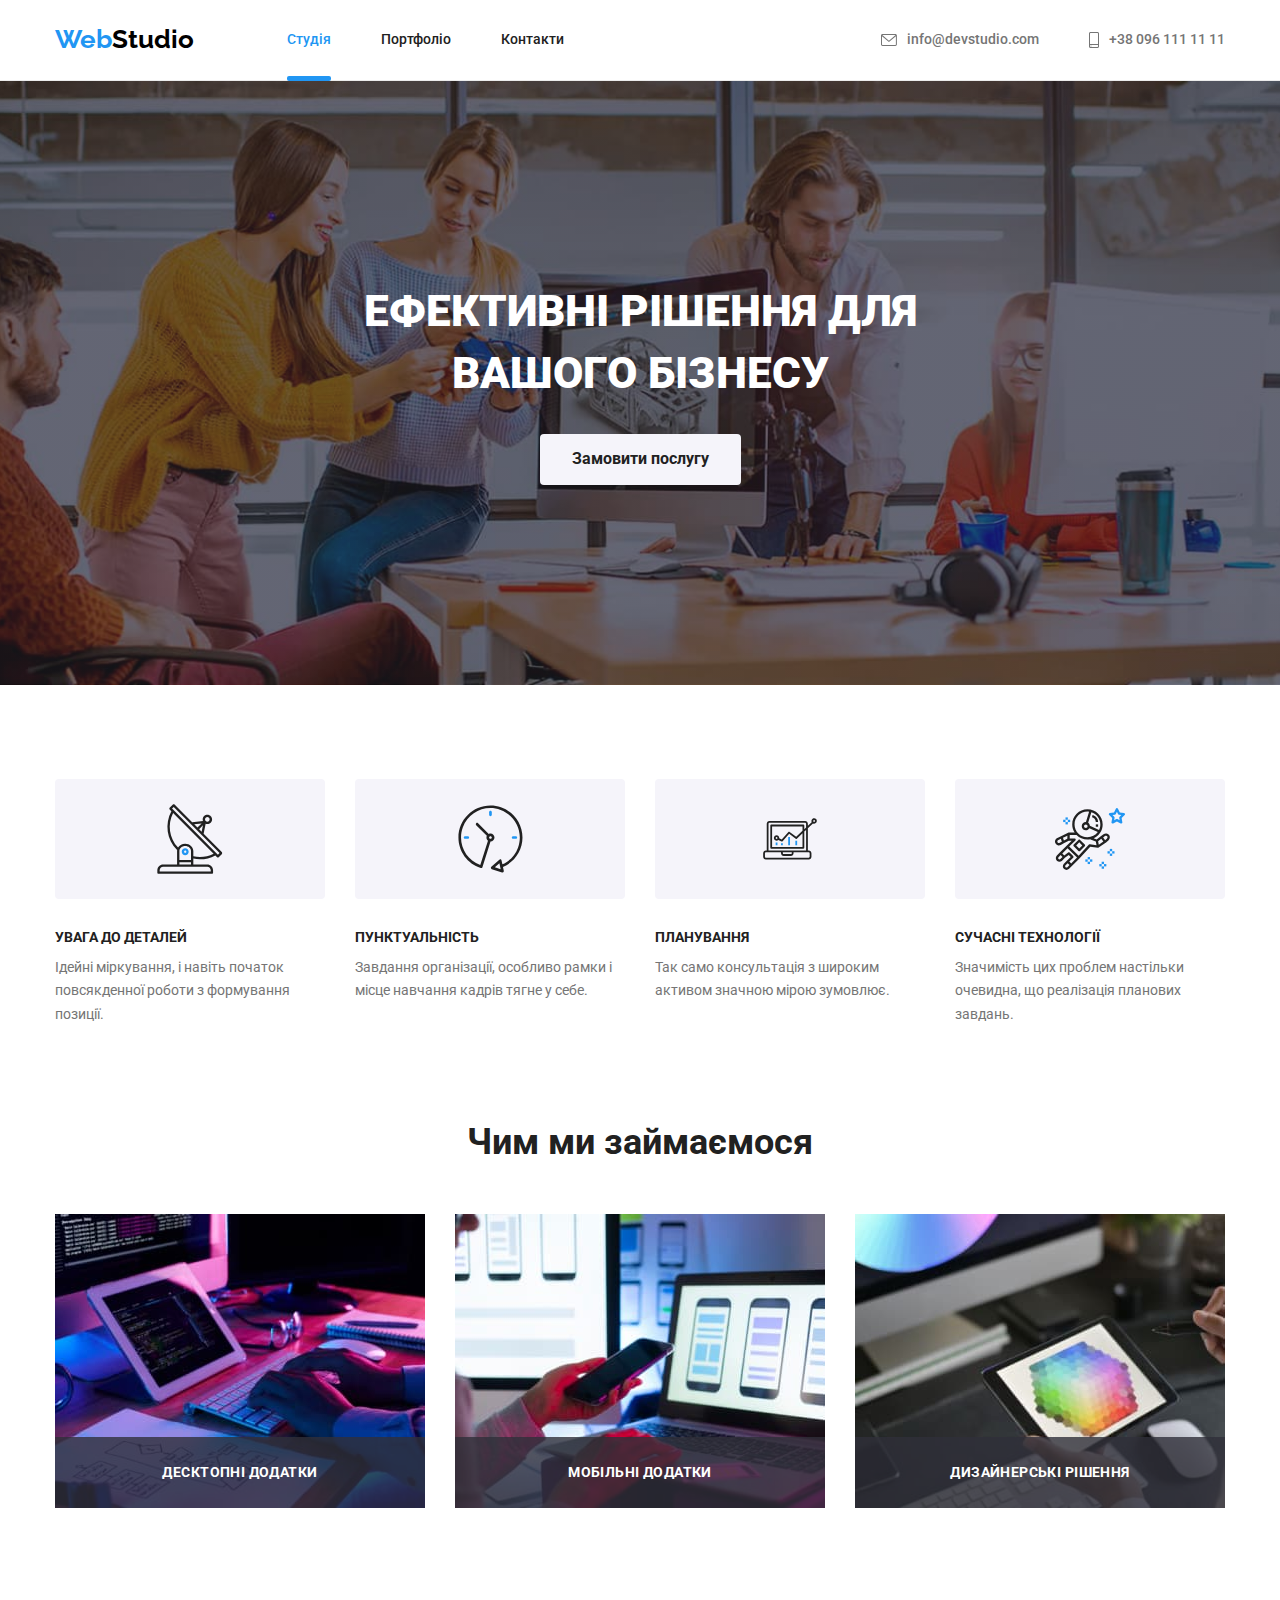
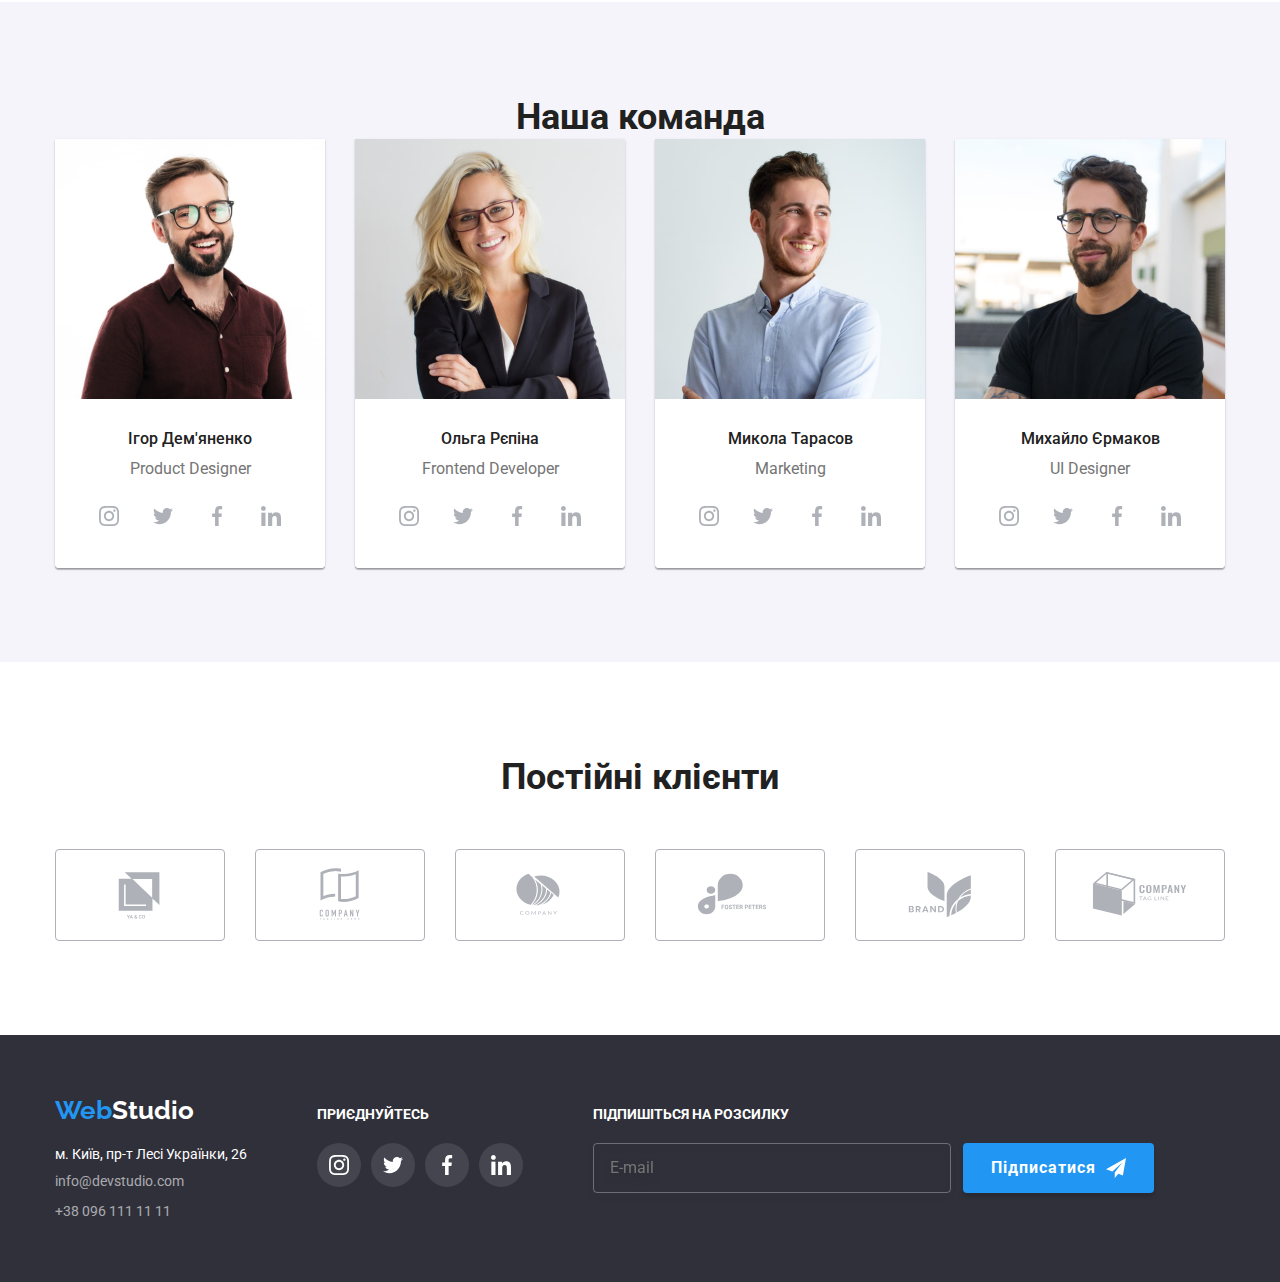
<file: index.html>
<!DOCTYPE html>
<html lang="uk">
<head>
    <meta charset="UTF-8">
    <meta http-equiv="X-UA-Compatible" content="IE=edge">
    <meta name="viewport" content="width=device-width, initial-scale=1.0">
    <title>Document</title>
    <link rel="preconnect" href="https://fonts.googleapis.com">
    <link rel="preconnect" href="https://fonts.gstatic.com" crossorigin>
    <link href="https://fonts.googleapis.com/css2?family=Raleway:wght@700&family=Roboto:wght@400;500;700;900&display=swap"
        rel="stylesheet">
    <link rel="stylesheet" href="https://cdnjs.cloudflare.com/ajax/libs/modern-normalize/1.1.0/modern-normalize.min.css">
    <link rel="stylesheet" href="./css/styles.css">
</head>
<body>
    <header class="page-header">
        <div class="container header-container">
        <a href="/" class="logo-first-header">Web<span class="logo-second">Studio</span></a>
        <nav class="navigation">        
            <ul class="site-nav">
                <li><a href="./index.html" class="link-nav current">Студія</a></li>
                <li><a href="./portfolio.html" class="link-nav">Портфоліо</a></li>
                <li><a href="" class="link-nav">Контакти</a></li>
            </ul>
        </nav>
            <ul class="header-contacts">
            <li class="contact-item">
                <a href="mailto:info@devstudio.com" class="link">
                    <svg class="contact-icon" width="16px" height="12px">
                    <use href="./images/icons.svg#icon-envelope"></use>
                </svg>info@devstudio.com</a>
            </li>
            <li class="contact-item">
                <a href="telto:+380961111111" class="link">
                    <svg class="contact-icon" width="10px" height="16px">
                    <use href="./images/icons.svg#icon-smartphone"></use>
                </svg>+38 096 111 11 11</a>
            </li>
        </ul>
        </div>
    </header>
    <main>
        <!--Герой-->
        <section class="hero">
            <div class="container">
            <h1 class="hero-title">Ефективні рішення для <br> вашого бізнесу</h1>
            <button type="button" class="hero-button" data-modal-open>Замовити послугу</button>
            </div>
        </section>
        <!---Переваги-->
        <section class="section">
            <div class="container">
            <h2 class="visually-hidden" hidden>Переваги</h2>
            <ul class="advantages">
                <li class="item">
                    <div class="icon-block">
                    <svg class="satellite" width="65.32px" height="70px">
                        <use href="./images/icons.svg#icon-satellite"></use>
                    </svg>
                    </div>
                    <h3 class="advantages-title">УВАГА ДО ДЕТАЛЕЙ</h3>
                    <p class="advantages-text">Ідейні міркування, і навіть початок повсякденної роботи з формування позиції.</p>
                </li>
                <li class="item">
                    <div class="icon-block">
                    <svg class="clock" width="66.96px" height="70px">
                        <use href="./images/icons.svg#icon-clock"></use>
                    </svg>
                    </div>
                    <h3 class="advantages-title">ПУНКТУАЛЬНІСТЬ</h3>
                    <p class="advantages-text">Завдання організації, особливо рамки і місце навчання кадрів тягне у себе.</p>
                </li>
                <li class="item">
                    <div class="icon-block">
                    <svg class="diagram" width="70px" height="53.69px">
                        <use href="./images/icons.svg#icon-diagram"></use>
                    </svg>
                    </div>
                    <h3 class="advantages-title">ПЛАНУВАННЯ</h3>
                    <p class="advantages-text">Так само консультація з широким активом значною мірою зумовлює.</p>
                </li>
                <li class="item">
                    <div class="icon-block">
                    <svg class="astronaut" width="70px" height="70px">
                        <use href="./images/icons.svg#icon-astronaut"></use>
                    </svg>
                    </div>
                    <h3 class="advantages-title">СУЧАСНІ ТЕХНОЛОГІЇ</h3>
                    <p class="advantages-text">Значимість цих проблем настільки очевидна, що реалізація планових завдань.</p>
                </li>
            </ul>
            </div>
        </section>
        <!--Чим займаємося-->
        <section class="section-images">
            <div class="container">
            <h2 class="title-images">Чим ми займаємося</h2>
            <ul class="images">
                <li>
                    <div class="images-thumb">
                    <img src="./images/box1.jpg" alt="Створення сайту" width="370">
                    <p class="images-description">Десктопні додатки</p>
                    </div>
                </li>
                <li>
                    <div class="images-thumb">
                    <img src="./images/box2.jpg" alt="Оптимізація" width="370">
                    <p class="images-description">Мобільні додатки</p>
                    </div>
                </li>
                <li>
                    <div class="images-thumb">
                    <img src="./images/box3.jpg" alt="Стилізація" width="370">
                    <p class="images-description">Дизайнерські рішення</p>
                    </div>
                </li>
            </ul>
            </div>
        </section>
        <!--Наша команда-->
        <section class="team section">
            <div class="container">
            <h2 class="title-team">Наша команда</h2>
            <ul class="people">
                <li class="person">
                    <img class="people-photos" src="./images/img.jpg" alt="Ігор" width="270">
                    <div class="name-position">
                    <h3 class="team-name">Ігор Дем'яненко</h3>
                    <p lang="en" class="team-position">Product Designer</p>
                    <ul class="sns">
                        <li class="sns-item">
                            <a href="" class="sns-link">
                                <svg class="sns-icon" width="20px" height="20px" aria-label="instagram" lang="en">
                                    <use href="./images/icons.svg#icon-instagram"></use>
                                </svg>
                            </a>
                        </li>
                        <li class="sns-item">
                            <a href="" class="sns-link">
                                <svg class="sns-icon" width="20px" height="20px" aria-label="twitter" lang="en">
                                    <use href="./images/icons.svg#icon-twitter"></use>
                                </svg>
                            </a>
                        </li>
                        <li class="sns-item">
                            <a href="" class="sns-link">
                                <svg class="sns-icon" width="20px" height="20px" aria-label="facebook" lang="en">
                                    <use href="./images/icons.svg#icon-facebook"></use>
                                </svg>
                            </a>
                        </li>
                        <li class="sns-item">
                            <a href="" class="sns-link">
                                <svg class="sns-icon" width="20px" height="20px" aria-label="linkedin" lang="en">
                                    <use href="./images/icons.svg#icon-linkedin"></use>
                                </svg>
                            </a>
                        </li>
                    </ul>
                    </div>
                </li>
                <li class="person">
                    <img class="people-photos" src="./images/img1.jpg" alt="Ольга" width="270">
                    <div class="name-position">
                    <h3 class="team-name">Ольга Рєпіна</h3>
                    <p lang="en" class="team-position">Frontend Developer</p>
                    <ul class="sns">
                        <li class="sns-item">
                            <a href="" class="sns-link">
                                <svg class="sns-icon" width="20px" height="20px" aria-label="instagram" lang="en">
                                    <use href="./images/icons.svg#icon-instagram"></use>
                                </svg>
                            </a>
                        </li>
                        <li class="sns-item">
                            <a href="" class="sns-link">
                                <svg class="sns-icon" width="20px" height="20px" aria-label="twitter" lang="en">
                                    <use href="./images/icons.svg#icon-twitter"></use>
                                </svg>
                            </a>
                        </li>
                        <li class="sns-item">
                            <a href="" class="sns-link">
                                <svg class="sns-icon" width="20px" height="20px" aria-label="facebook" lang="en">
                                    <use href="./images/icons.svg#icon-facebook"></use>
                                </svg>
                            </a>
                        </li>
                        <li class="sns-item">
                            <a href="" class="sns-link">
                                <svg class="sns-icon" width="20px" height="20px" aria-label="linkedin" lang="en">
                                    <use href="./images/icons.svg#icon-linkedin"></use>
                                </svg>
                            </a>
                        </li>
                    </ul>
                    </div>
                </li>
                <li class="person">
                    <img class="people-photos" src="./images/img2.jpg" alt="Микола" width="270">
                    <div class="name-position">
                    <h3 class="team-name">Микола Тарасов</h3>
                    <p lang="en" class="team-position">Marketing</p>
                    <ul class="sns">
                        <li class="sns-item">
                            <a href="" class="sns-link">
                                <svg class="sns-icon" width="20px" height="20px" aria-label="instagram" lang="en">
                                    <use href="./images/icons.svg#icon-instagram"></use>
                                </svg>
                            </a>
                        </li>
                        <li class="sns-item">
                            <a href="" class="sns-link">
                                <svg class="sns-icon" width="20px" height="20px" aria-label="twitter" lang="en">
                                    <use href="./images/icons.svg#icon-twitter"></use>
                                </svg>
                            </a>
                        </li>
                        <li class="sns-item">
                            <a href="" class="sns-link">
                                <svg class="sns-icon" width="20px" height="20px" aria-label="facebook" lang="en">
                                    <use href="./images/icons.svg#icon-facebook"></use>
                                </svg>
                            </a>
                        </li>
                        <li class="sns-item">
                            <a href="" class="sns-link">
                                <svg class="sns-icon" width="20px" height="20px" aria-label="linkedin" lang="en">
                                    <use href="./images/icons.svg#icon-linkedin"></use>
                                </svg>
                            </a>
                        </li>
                    </ul>
                    </div>
                </li>
                <li class="person">
                    <img class="people-photos" src="./images/img3.jpg" alt="Михайло" width="270">
                    <div class="name-position">
                    <h3 class="team-name">Михайло Єрмаков</h3>
                    <p lang="en" class="team-position">UI Designer</p>
                    <ul class="sns">
                        <li class="sns-item">
                            <a href="" class="sns-link">
                                <svg class="sns-icon" width="20px" height="20px" aria-label="instagram" lang="en">
                                    <use href="./images/icons.svg#icon-instagram"></use>
                                </svg>
                            </a>
                        </li>
                        <li class="sns-item">
                            <a href="" class="sns-link">
                                <svg class="sns-icon" width="20px" height="20px" aria-label="twitter" lang="en">
                                    <use href="./images/icons.svg#icon-twitter"></use>
                                </svg>
                            </a>
                        </li>
                        <li class="sns-item">
                            <a href="" class="sns-link">
                                <svg class="sns-icon" width="20px" height="20px" aria-label="facebook" lang="en">
                                    <use href="./images/icons.svg#icon-facebook"></use>
                                </svg>
                            </a>
                        </li>
                        <li class="sns-item">
                            <a href="" class="sns-link">
                                <svg class="sns-icon" width="20px" height="20px" aria-label="linkedin" lang="en">
                                    <use href="./images/icons.svg#icon-linkedin"></use>
                                </svg>
                            </a>
                        </li>
                    </ul>
                    </div>
                </li>
            </ul>
            </div>
        </section>
        <!--Постійні клієнти-->
        <section class="section">
            <div class="container">
                <h2 class="customers">Постійні клієнти</h2>
                <ul class="customers-list">
                    <li class="customers-item">
                        <a href="" class="customers-link">
                        <svg class="company-icon" width="106" height="60">
                            <use href="./images/icons.svg#icon-yaco"></use>
                        </svg>
                        </a>
                    </li>
                    <li class="customers-item">
                        <a href="" class="customers-link">
                        <svg class="company-icon" width="106" height="60">
                            <use href="./images/icons.svg#icon-tagline"></use>
                        </svg>
                        </a>
                    </li>
                    <li class="customers-item">
                        <a href="" class="customers-link">
                        <svg class="company-icon" width="106" height="60">
                            <use href="./images/icons.svg#icon-company"></use>
                        </svg>
                        </a>
                    </li>
                    <li class="customers-item">
                        <a href="" class="customers-link">
                        <svg class="company-icon" width="106" height="60">
                            <use href="./images/icons.svg#icon-foster"></use>
                        </svg>
                        </a>
                    </li>
                    <li class="customers-item">
                        <a href="" class="customers-link">
                        <svg class="company-icon" width="106" height="60">
                            <use href="./images/icons.svg#icon-brand"></use>
                        </svg>
                        </a>
                    </li>
                    <li class="customers-item">
                        <a href="" class="customers-link">
                        <svg class="company-icon" width="106" height="60">
                            <use href="./images/icons.svg#icon-client"></use>
                        </svg>
                        </a>
                    </li>
                </ul>
            </div>
        </section>
    </main>
    <footer class="footer">
        <div class="container footer-container">
        <div class="section-addres">
        <a href="/" class="logo-first">Web<span class="logo-footer">Studio</span></a>
        <address>
            <p class="address">м. Київ, пр-т Лесі Українки, 26</p>
            <ul class="footer-contacts">
                <li class="mail-tel"><a href="mailto:info@devstudio.com" class="link">info@devstudio.com</a></li>
                <li class="mail-tel"><a href="telto:+380961111111" class="link">+38 096 111 11 11</a></li>
            </ul>
        </address>
        </div>
        <div class="join">
        <h2 class="title-join">Приєднуйтесь</h2>
        <ul class="join-list">
            <li class="join-item">
                <a href="" class="join-link">
                    <svg class="join-icon" width="20px" height="20px">
                        <use href="./images/icons.svg#icon-instagram"></use>
                    </svg>
                </a>
            </li>
            <li class="join-item">
                <a href="" class="join-link">
                    <svg class="join-icon" width="20px" height="20px">
                        <use href="./images/icons.svg#icon-twitter"></use>
                    </svg>
                </a>
            </li>
            <li class="join-item">
                <a href="" class="join-link">
                    <svg class="join-icon" width="20px" height="20px">
                        <use href="./images/icons.svg#icon-facebook"></use>
                    </svg>
                </a>
            </li>
            <li class="join-item">
                <a href="" class="join-link">
                    <svg class="join-icon" width="20px" height="20px">
                        <use href="./images/icons.svg#icon-linkedin"></use>
                    </svg>
                </a>
            </li>
        </ul>
        </div>
        <form class="footer-subscribe">
            <b class="footer-subscribe-title">Підпишіться на розсилку</b> 
            <label class="footer-user-email">
                <span class="footer-subscribe-thumb">
                    <input type="email" name="useremail" placeholder="E-mail" class="footer-user-input" />
                    <a href="" class="subscribe-link">
                        Підписатися
                        <svg class="subscribe-icon" width="20px" height="20px">
                            <use href="./images/icons.svg#icon-send"></use>
                        </svg>
                    </a>
                </span>
            </label>
        </form>
        </div>
        
    </footer>
    <!--Modal window-->
    <div class="backdrop is-hidden" data-modal>
        <div class="modal">
            <button class="modal-button" data-modal-close>
            <svg class="modal-icon" width="18px" height="18px">
                <use href="./images/icons.svg#icon-close"></use>
            </svg>
            </button>                        
            <form class="modal-form">
                <b class="modal-form-title">Залиште свої дані, ми вам передзвонимо</b>
                <label class="user-data">
                    <span class="user-data-label">Ім'я</span>    
                    <span class="form-icon-thumb"> 
                    <input type="text" name="username" class="user-input"/>     
                    <svg class="form-icon" width="18px" height="18px">
                        <use href="./images/icons.svg#icon-person"></use>
                    </svg>                    
                    </span> 
                </label>
                <label class="user-data">
                    <span class="user-data-label">Телефон</span>
                    <span class="form-icon-thumb">
                    <input type="tel" name="usertel" class="user-input"/>
                    <svg class="form-icon" width="18px" height="18px">
                        <use href="./images/icons.svg#icon-tel"></use>
                    </svg>
                    </span>
                </label>
                <label class="user-data">
                    <span class="user-data-label">Пошта</span>
                    <span class="form-icon-thumb">                    
                    <input type="email" name="useremail" class="user-input"/>
                    <svg class="form-icon" width="18px" height="18px">
                        <use href="./images/icons.svg#icon-email"></use>
                    </svg>
                    </span>
                </label>
                <label class="user-data-comment">
                    <span class="user-data-label">Коментар</span>
                    <textarea name="usercomment" placeholder="Введіть текст" class="form-comment"></textarea>
                </label>
                <label class="checkbox-wrapper">
                    <input type="checkbox" name="useragree" class="form-checkbox visually-hidden"/>
                    <svg class="form-check" width="16px" height="16px">
                        <use href="./images/icons.svg#icon-check" class="form-check-icon"></use>
                    </svg>
                    Погоджуюся з розсилкою та приймаю&nbsp;<a href="" class="contract-check">Умови договору</a> 
                </label>
                <button type="submit" class="modal-form-btn">Відправити</button>
            </form>
        </div>
    </div>
    <script src="./js/modal.js"></script>
</body>
</html>
</file>
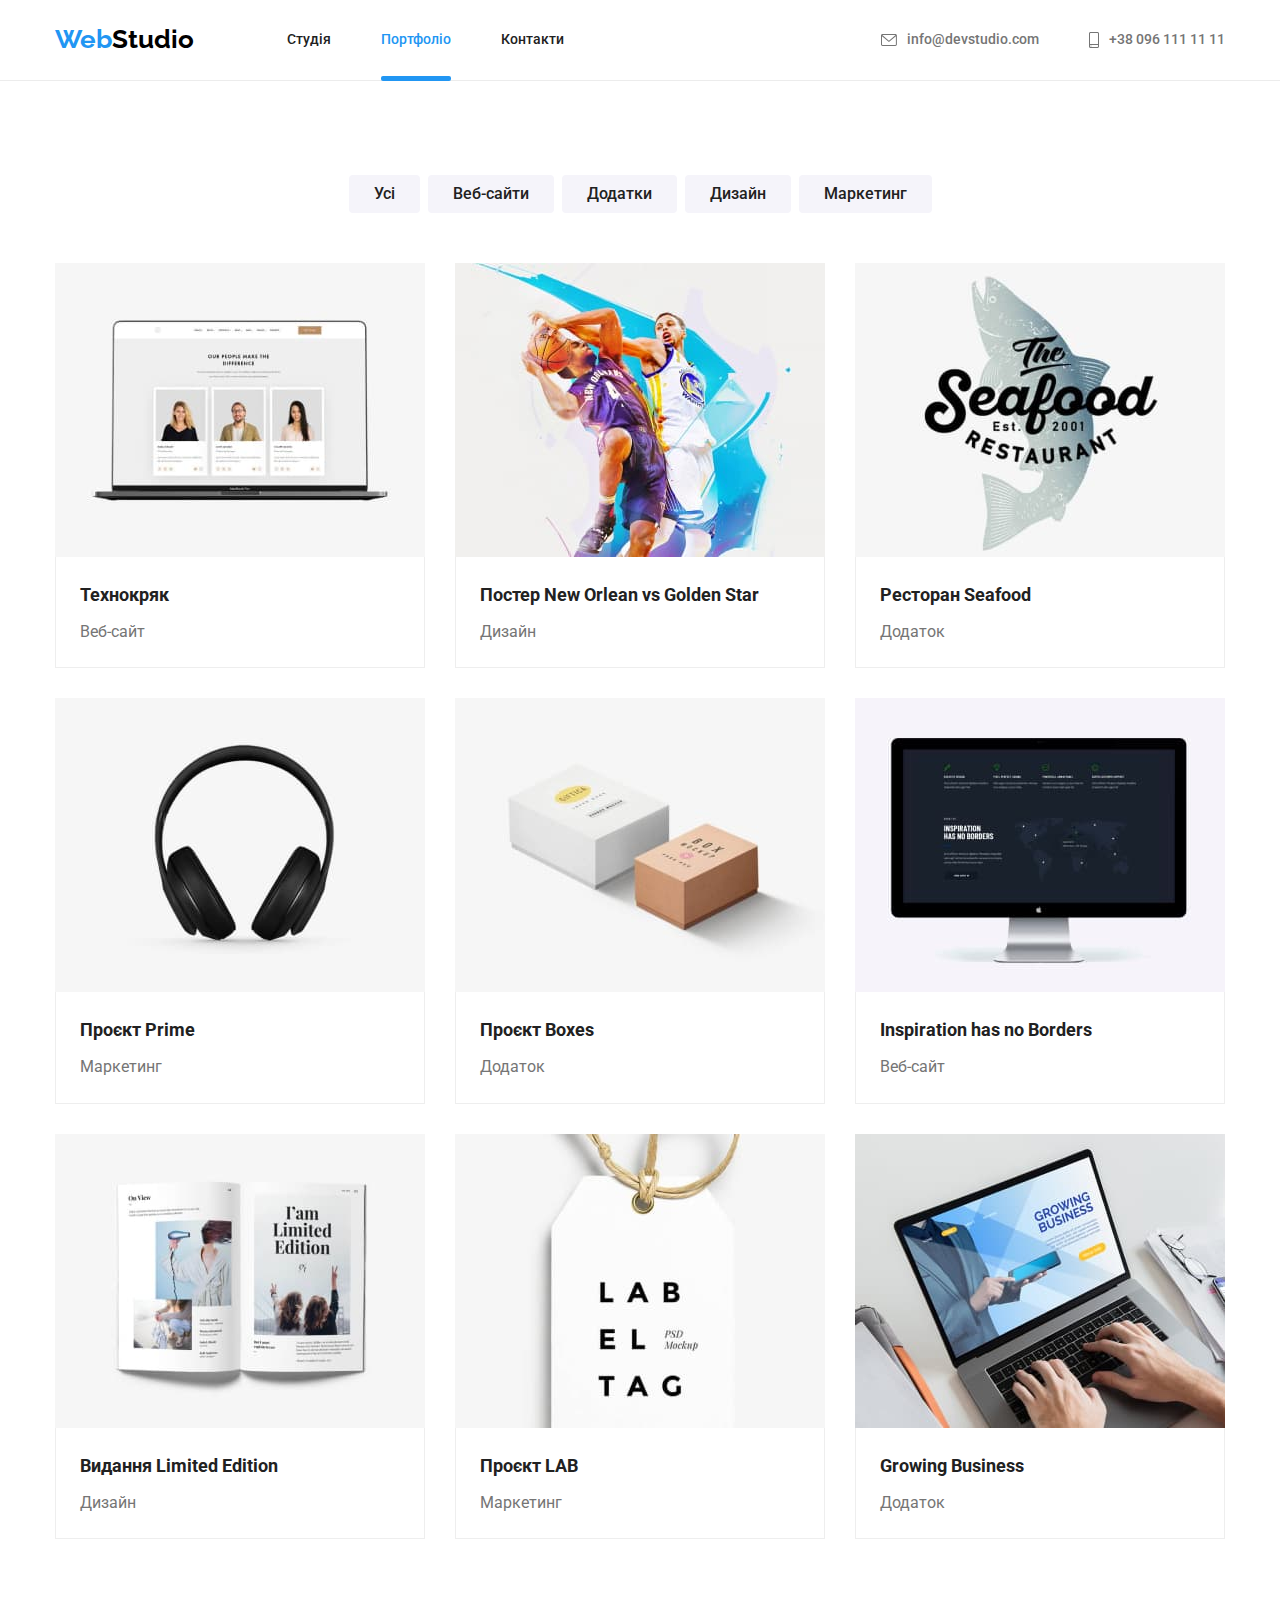
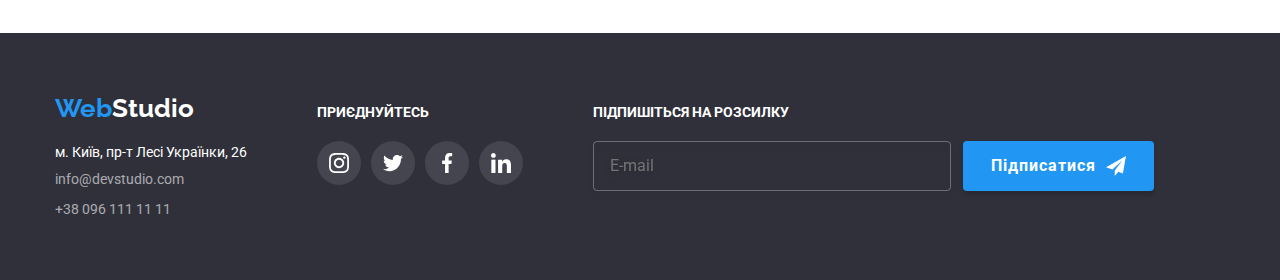
<file: portfolio.html>
<!DOCTYPE html>
<html lang="uk">
<head>
    <meta charset="UTF-8">
    <meta http-equiv="X-UA-Compatible" content="IE=edge">
    <meta name="viewport" content="width=device-width, initial-scale=1.0">
    <title>Document</title>
    <link rel="preconnect" href="https://fonts.googleapis.com">
    <link rel="preconnect" href="https://fonts.gstatic.com" crossorigin>
    <link href="https://fonts.googleapis.com/css2?family=Raleway:wght@700&family=Roboto:wght@400;500;700;900&display=swap"
        rel="stylesheet">
    <link rel="stylesheet" href="https://cdnjs.cloudflare.com/ajax/libs/modern-normalize/1.1.0/modern-normalize.min.css">
    <link rel="stylesheet" href="./css/styles.css">
</head>
<body>
    <header class="page-header">
        <div class="container header-container">
        <a href="/" class="logo-first-header">Web<span class="logo-second">Studio<span></a>
        <nav class="navigation">
            <ul class="site-nav">
                <li><a href="./index.html" class="link-nav">Студія</a></li>
                <li><a href="./portfolio.html" class="link-nav current">Портфоліо</a></li>
                <li><a href="" class="link-nav">Контакти</a></li>
            </ul>
        </nav>
        <ul class="header-contacts">
            <li class="contact-item">
                <a href="mailto:info@devstudio.com" class="link">
                    <svg class="contact-icon" width="16px" height="12px">
                        <use href="./images/icons.svg#icon-envelope"></use>
                    </svg>info@devstudio.com</a>
            </li>
            <li class="contact-item">
                <a href="telto:+380961111111" class="link">
                    <svg class="contact-icon" width="10px" height="16px">
                        <use href="./images/icons.svg#icon-smartphone"></use>
                    </svg>+38 096 111 11 11</a>
            </li>
        </ul>
        </div>
    </header>
    <main>
        <section class="section">
            <div class="container">
            <h1 class="visually-hidden" hidden>portfolio</h1>
            <ul class="nav-buttons">
                <li>
                    <button type="button" class="filter-button">Усі</button>
                </li>
                <li>
                    <button type="button" class="filter-button">Веб-сайти</button>
                </li>
                <li>
                    <button type="button" class="filter-button">Додатки</button>
                </li>
                <li>
                    <button type="button" class="filter-button">Дизайн</button>
                </li>
                <li>
                    <button type="button" class="filter-button">Маркетинг</button>
                </li>
            </ul>
            <ul class="work-example">
                <li class="work">
                    <a href="" class="work-link">
                     <div class="work-thumb">
                      <img src="./images/web.jpg" alt="website" width="370">
                      <p class="overlay">Ресурс пропонує комплексні пропозиції з різним рівнем функціоналу та сервісів. Все це дозволить відвідувачу отримати вичерпні відомості про компанію чи приватну особу.</p>
                     </div>
                       <div class="title-description">
                         <h2 class="work-title">Технокряк</h3>
                         <p class="work-description">Веб-сайт</p>
                       </div>
                    </a>
                </li>
                <li class="work">
                    <a href="" class="work-link">
                     <div class="work-thumb">
                      <img src="./images/design.jpg" alt="poster" width="370">
                      <p class="overlay">Ресурс пропонує комплексні пропозиції з різним рівнем функціоналу та сервісів. Все це дозволить відвідувачу отримати вичерпні відомості про компанію чи приватну особу.</p>
                     </div>                    
                       <div class="title-description">
                         <h2 class="work-title">Постер <span lang="en">New Orlean vs Golden Star</span></h3>
                         <p class="work-description">Дизайн</p>
                       </div>
                    </a>
                </li>
                <li class="work">
                    <a href="" class="work-link">
                     <div class="work-thumb">
                      <img src="./images/app.jpg" alt="restaurant" width="370">
                      <p class="overlay">Ресурс пропонує комплексні пропозиції з різним рівнем функціоналу та сервісів. Все це дозволить відвідувачу отримати вичерпні відомості про компанію чи приватну особу.</p>
                     </div>
                       <div class="title-description">
                         <h2 class="work-title">Ресторан <span lang="en">Seafood</span></h3>
                         <p class="work-description">Додаток</p>
                       </div>
                       
                    </a>
                </li>
                <li class="work">
                    <a href="" class="work-link">
                     <div class="work-thumb">
                      <img src="./images/marketing.jpg" alt="headphones" width="370">
                      <p class="overlay">Ресурс пропонує комплексні пропозиції з різним рівнем функціоналу та сервісів. Все це дозволить відвідувачу отримати вичерпні відомості про компанію чи приватну особу.</p>
                     </div>                    
                       <div class="title-description">
                         <h2 class="work-title">Проєкт <span lang="en">Prime</span></h3>
                         <p class="work-description">Маркетинг</p>
                       </div>                       
                    </a>
                </li>
                <li class="work">
                    <a href="" class="work-link">
                     <div class="work-thumb">
                      <img src="./images/appbox.jpg" alt="boxes" width="370">
                      <p class="overlay">Ресурс пропонує комплексні пропозиції з різним рівнем функціоналу та сервісів. Все це дозволить відвідувачу отримати вичерпні відомості про компанію чи приватну особу.</p>
                     </div>                    
                       <div class="title-description">
                         <h2 class="work-title">Проєкт <span lang="en">Boxes</span></h3>
                         <p class="work-description">Додаток</p>
                       </div>                       
                    </a>
                </li>
                <li class="work">
                    <a href="" class="work-link">
                     <div class="work-thumb">
                      <img src="./images/webscreen.jpg" alt="screen" width="370">
                      <p class="overlay">Ресурс пропонує комплексні пропозиції з різним рівнем функціоналу та сервісів. Все це дозволить відвідувачу отримати вичерпні відомості про компанію чи приватну особу.</p>
                     </div>                    
                       <div class="title-description">
                         <h2 lang="en" class="work-title">Inspiration has no Borders</h3>
                         <p class="work-description">Веб-сайт</p>
                       </div>                       
                    </a>
                </li>
                <li class="work">
                    <a href="" class="work-link">
                     <div class="work-thumb">
                      <img src="./images/designbook.jpg" alt="book" width="370">
                      <p class="overlay">Ресурс пропонує комплексні пропозиції з різним рівнем функціоналу та сервісів. Все це дозволить відвідувачу отримати вичерпні відомості про компанію чи приватну особу.</p>
                     </div>                    
                       <div class="title-description">
                         <h2 class="work-title">Видання <span lang="en">Limited Edition</span></h3>
                         <p class="work-description">Дизайн</p>
                       </div>                       
                    </a>
                </li>
                <li class="work">
                    <a href="" class="work-link">
                     <div class="work-thumb">
                      <img src="./images/lab.jpg" alt="lab" width="370">
                      <p class="overlay">Ресурс пропонує комплексні пропозиції з різним рівнем функціоналу та сервісів. Все це дозволить відвідувачу отримати вичерпні відомості про компанію чи приватну особу.</p>
                     </div>                    
                       <div class="title-description">
                         <h2 class="work-title">Проєкт <span lang="en">LAB</span></h3>
                         <p class="work-description">Маркетинг</p>
                       </div>                       
                    </a>
                </li>
                <li class="work">
                    <a href="" class="work-link">
                     <div class="work-thumb">
                      <img src="./images/business.jpg" alt="laptop" width="370">
                      <p class="overlay">Ресурс пропонує комплексні пропозиції з різним рівнем функціоналу та сервісів. Все це дозволить відвідувачу отримати вичерпні відомості про компанію чи приватну особу.</p>
                     </div>                    
                       <div class="title-description">
                         <h2 lang="en" class="work-title">Growing Business</h3>
                         <p class="work-description">Додаток</p>
                       </div>                       
                    </a>
                </li>
            </ul>
            </div>
        </section>
    </main>
    <footer class="footer">
        <div class="container footer-container">
        <div class="section-addres">
        <a href="/" class="logo-first">Web<span class="logo-footer">Studio<span></a>
        <address>
            <p class="address">м. Київ, пр-т Лесі Українки, 26</p>
            <ul class="footer-contacts">
                <li class="mail-tel"><a href="mailto:info@devstudio.com" class="link">info@devstudio.com</a></li>
                <li class="mail-tel"><a href="telto:+380961111111" class="link">+38 096 111 11 11</a></li>
            </ul>
        </address>
        </div>
        <div class="join">
        <h2 class="title-join">Приєднуйтесь</h2>
        <ul class="join-list">
            <li class="join-item">
                <a href="" class="join-link">
                    <svg class="join-icon" width="20px" height="20px">
                        <use href="./images/icons.svg#icon-instagram"></use>
                    </svg>
                </a>
            </li>
            <li class="join-item">
                <a href="" class="join-link">
                    <svg class="join-icon" width="20px" height="20px">
                        <use href="./images/icons.svg#icon-twitter"></use>
                    </svg>
                </a>
            </li>
            <li class="join-item">
                <a href="" class="join-link">
                    <svg class="join-icon" width="20px" height="20px">
                        <use href="./images/icons.svg#icon-facebook"></use>
                    </svg>
                </a>
            </li>
            <li class="join-item">
                <a href="" class="join-link">
                    <svg class="join-icon" width="20px" height="20px">
                        <use href="./images/icons.svg#icon-linkedin"></use>
                    </svg>
                </a>
            </li>
        </ul>
        </div>
        <form class="footer-subscribe">
            <b class="footer-subscribe-title">Підпишіться на розсилку</b> 
            <label class="footer-user-email">
                <span class="footer-subscribe-thumb">
                    <input type="email" name="useremail" placeholder="E-mail" class="footer-user-input" />
                    <a href="" class="subscribe-link">
                        Підписатися
                        <svg class="subscribe-icon" width="20px" height="20px">
                            <use href="./images/icons.svg#icon-send"></use>
                        </svg>
                    </a>
                </span>
            </label>
        </form>
        </div>
    </footer>
</body>
</html>
</file>
<file: css/styles.css>
:root {
    --primary-text-color: #212121;
    --secondary-text-color: #757575;
    --accent-color: #2196F3;
    --button-text: #fff;
    --background: #2F303A;
    --button-background: #F5F4FA;
    --icon-color: #AFB1B8;
}

body {
    background-color: var(--button-text);
    color: var(--primary-text-color);
    font-family: Roboto, sans-serif;
}
h1,
h2,
h3,
h4,
h5,
h6,
p,
b {
    margin-top: 0;
    margin-bottom: 0;
}
ul {
    list-style: none;
    margin-top: 0;
    margin-bottom: 0;
    padding-left: 0;
}
img {
    display: block;
}
a {
    text-decoration: none;
}

.container {
    width: 1200px;
    margin-left: auto;
    margin-right: auto;
    padding-left: 15px;
    padding-right: 15px;
}

/*===================================================HEADER===========================================================*/

.header-container {
    display: flex;
    align-items: center;
}

.page-header {
    border-bottom-width: 1px;
    border-bottom-style: solid;
    border-bottom-color: #ECECEC;
    padding-top: 24px;
    padding-bottom: 25px;
}

/*logo*/
.logo-first,
.logo-footer,
.logo-first-header {
    color: var(--accent-color);
    font-family: Raleway, serif;
    font-weight: 700;
    font-size: 26px;
    line-height: 1.2;
}

.logo-second {
    color: #000;
}

/*site-nav*/

.navigation {
    margin-left: 93px;
}

.site-nav {
    display: flex;
    column-gap: 50px;
}

.link-nav{
    color: var(--primary-text-color);
    font-weight: 500;
    font-size: 14px;
    line-height: 1.5;
    position: relative;
    display: block;
    transition-property: color;
    transition-duration: 250ms; 
    transition-timing-function: cubic-bezier(0.4, 0, 0.2, 1);
}

.link-nav::after {
    content: ' ';
    display: block;
    width: 100%;
    height: 5px;
    background-color: var(--accent-color);
    border-radius: 2px;
    position: absolute;
    bottom: -31px;
    opacity: 0;
    transition: opacity 250ms cubic-bezier(0.4, 0, 0.2, 1);
}

.link-nav:hover::after,
.link-nav:focus::after {
    opacity: 1;
}

.link-nav:hover,
.link-nav:focus {
    color: var(--accent-color);  
}

.link-nav.current {
    color: var(--accent-color);    
}

.link-nav.current::after {
    opacity: 1;
}


/*contacts*/

.header-contacts {
    display: flex;
    column-gap: 50px;
    margin-left: auto;
}

.contact-icon {
    margin-right: 10px;
    fill: currentColor;
    cursor: pointer;
}

.header-contacts .link {
    display: flex;
    align-items: center;
    color: var(--secondary-text-color);
    font-weight: 500;
    font-size: 14px;
    line-height: 1.5;
    transition-property: color;
    transition-duration: 250ms;
    transition-timing-function: cubic-bezier(0.4, 0, 0.2, 1);
}

.header-contacts .link,
.footer-contacts .link {
    transition-property: color;
    transition-duration: 250ms;
    transition-timing-function: cubic-bezier(0.4, 0, 0.2, 1);
}

.header-contacts .link:hover,
.header-contacts .link:focus,
.footer-contacts .link:hover,
.footer-contacts .link:focus {
    color: var(--accent-color);
}


/*======================================================HERO================================================================*/

.hero {
    /*background-color: var(--background);*/
    text-align: center;
    max-width: 1600px;
    margin-left: auto;
    margin-right: auto;
    padding-top: 200px;
    padding-bottom: 200px;
    background-image: linear-gradient(to right, rgba(47, 48, 58, 0.4), rgba(47, 48, 58, 0.4)), url("../images/hero.jpg");
    background-size: cover;
    background-position: center;
    background-repeat: no-repeat;
}

.hero-title {
    color: var(--button-text);
    font-weight: 900;
    font-size: 44px;
    line-height: 1.4;
    text-align: center;
    text-transform: uppercase;
    margin-bottom: 30px;
}

.hero-button {
    background-color: var(--button-background);
    color: var(--primary-text-color);
    border-color: transparent;
    cursor: pointer;
    font-family: inherit;
    font-weight: 700;
    font-size: 16px;
    line-height: 1.9;
    border-radius: 4px;
    border: none;
    padding: 10px 32px; 
    transition-property: color, background-color, box-shadow;
    transition-duration: 250ms;
    transition-timing-function: cubic-bezier(0.4, 0, 0.2, 1);
}

.hero-button:hover,
.hero-button:focus {
    background-color: var(--accent-color);
    color: var(--button-text);
    border-radius: 4px;
    box-shadow: 0px 4px 4px rgba(0, 0, 0, 0.15);
}


/*==============================================section переваги========================================================*/

.icon-block {
    width: 270px;
    height: 120px;
    background-color: var(--button-background);
    border-radius: 4px;
    margin-bottom: 30px;
    display: flex;
    justify-content: center;
    align-items: center;
}

.section {
    padding-top: 94px;
    padding-bottom: 94px;
}

.visually-hidden {
    position: absolute;
    width: 1px;
    height: 1px;
    margin: -1px;
    border: 0;
    padding: 0;

    white-space: nowrap;
    clip-path: inset(100%);
    clip: rect(0 0 0 0);
    overflow: hidden;
}

.item {
    max-width: 270px;
}

.advantages-title {
    font-weight: 700;
    font-size: 14px;
    line-height: 1.2;
    margin-bottom: 10px;
}

.advantages-text {
    color: var(--secondary-text-color);
    font-size: 14px;
    line-height: 1.7;
}

.advantages {
    display: flex;
    column-gap: 30px;
}

/*===============================================sections Чим ми займаємося + Наша команда=================================================*/

.section-images {
    padding-bottom: 94px;
}


.title-images {
    font-weight: 700;
    font-size: 36px;
    line-height: 1.2;
    text-align: center;
    margin-bottom: 50px;
}

.images {
    display: flex;
    column-gap: 30px;
}

.images-thumb {
    position: relative;
    display: block;
}

.images-description {
    position: absolute;
    bottom: 0;
    width: 100%;
    display: block;
    padding-top: 27px;
    padding-bottom: 27px;
    background-color: rgba(47, 48, 58, 0.8);
    color: var(--button-text);
    font-weight: 700;
    font-size: 14px;
    line-height: 1.2;
    text-align: center;
    text-transform: uppercase;
    letter-spacing: 0.03em;
    font-family: inherit;
}

.team {
    background-color: var(--button-background);
}

.title-team {
    font-weight: 700;
    font-size: 36px;
    line-height: 1.2;
    text-align: center;
}

.team-name {
    font-weight: 500;
    font-size: 16px;
    line-height: 1.2;    
    margin-bottom: 10px;
}

.team-position {
    color: var(--secondary-text-color);
    line-height: 1.2;
    margin-bottom: 16px;
}

.name-position {
    border-radius: 0px 0px 4px 4px;
    padding-top: 30px;
    padding-bottom: 30px;
    background-color: #fff;
}

.person {
    box-shadow: 0px 1px 3px rgba(0, 0, 0, 0.12), 0px 1px 1px rgba(0, 0, 0, 0.14), 0px 2px 1px rgba(0, 0, 0, 0.2);
    border-radius: 0px 0px 4px 4px;
}


.people {
    display: flex;
    column-gap: 30px;
    text-align: center;
}

.sns {
    display: flex;
    justify-content: center;
    column-gap: 10px;
}

.sns-link {
    width: 44px;
    height: 44px;
    display: flex;
    justify-content: center;
    align-items: center;
    transition-property: background-color;
    transition-duration: 250ms;
    transition-timing-function: cubic-bezier(0.4, 0, 0.2, 1);
}

.sns-link:hover,
.sns-link:focus {
    background-color: var(--accent-color);
    border-radius: 50%;
}

.sns-icon {
    fill: var(--icon-color);
    transition-property: fill;
    transition-duration: 250ms;
    transition-timing-function: cubic-bezier(0.4, 0, 0.2, 1);
}

.sns-link:hover .sns-icon,
.sns-link:focus .sns-icon {
    fill: var(--button-text);
    cursor: pointer;
}

/*===============================================================CUSTOMERS==================================================*/

.customers {
    font-weight: 700;
    font-size: 36px;
    line-height: 1.2;
    text-align: center;
}

.customers-list {
    display: flex;
    justify-content: center;
    column-gap: 30px;
    margin-top: 50px;
}

.customers-link {
    display: flex;
    justify-content: center;
    align-items: center;
    width: 170px;
    height: 92px;
    border-radius: 4px;
    border-style: solid;
    border-color: var(--icon-color);
    border-width: 1px;
    transition-property: border;
    transition-duration: 250ms;
    transition-timing-function: cubic-bezier(0.4, 0, 0.2, 1);
}

.customers-link:hover,
.customers-link:focus {
    border-radius: 4px;
    border-style: solid;
    border-color: var(--accent-color);
    border-width: 1px;
}

.company-icon {
    fill: var(--icon-color);
    transition-property: fill;
    transition-duration: 250ms;
    transition-timing-function: cubic-bezier(0.4, 0, 0.2, 1);
}

.customers-link:hover .company-icon,
.customers-link:focus .company-icon {
    fill: var(--accent-color);
    cursor: pointer;
}

/*================================================================footer====================================================*/

.footer {
    background-color: var(--background);
    padding-top: 60px;
    padding-bottom: 60px;
}

.footer-container {
    display: flex;
    align-items: baseline;
}

.logo-footer {
    color: var(--button-text);
}

.logo-first {
    margin-bottom: 20px;
}

.logo-first,
.logo-footer {
    display: inline-block;
}

.address {
    color: var(--button-text);
    font-style: normal;
    font-size: 14px;
    margin-bottom: 9px;
}

.footer-contacts .link {
    color: rgba(255, 255, 255, 0.6);
    font-size: 14px;
    line-height: 1.5;
    font-style: normal;
}

.mail-tel:not(:last-child) {
    margin-bottom: 9px;
}

.join {
    margin-left: 70px;
}

.title-join {
    color: var(--button-text);
    font-weight: 700;
    font-size: 14px;
    line-height: 1.2;
    text-transform: uppercase;
    margin-bottom: 20px;
}

.join-list {
    display: flex;
    column-gap: 10px;
}

.join-link {
    width: 44px;
    height: 44px;
    display: flex;
    justify-content: center;
    align-items: center;
    border-radius: 50%;
    background-color: rgba(255, 255, 255, 0.1);;
    fill: var(--button-text);
    transition-property: background-color;
    transition-duration: 250ms;
    transition-timing-function: cubic-bezier(0.4, 0, 0.2, 1);
}

.join-link:hover,
.join-link:focus {
    background-color: var(--accent-color);
    border-radius: 50%;
}

.footer-subscribe {
    margin-left: 70px;
}

.footer-subscribe-title {
    display: block;
    color: var(--button-text);
    font-weight: 700;
    font-size: 14px;
    line-height: 1.2;
    text-transform: uppercase;
    margin-bottom: 20px;
}

.footer-subscribe-thumb {
    display: flex;
    column-gap: 12px;
}

.footer-user-input {
    width: 358px;
    height: 50px;
    padding-left: 16px;
    color: #fff;
    outline: none;
    background-color: transparent;
    border: 1px solid rgba(255, 255, 255, 0.3);
    filter: drop-shadow(0px 4px 4px rgba(0, 0, 0, 0.15));
    border-radius: 4px;
    cursor: pointer;
}

.footer-user-input::placeholder {
    padding-top: 15px
}

.subscribe-link {
    padding: 10px 28px;
    display: flex;
    justify-content: center;
    align-items: center;
    border-radius: 4px;
    color: var(--button-text);
    background-color: var(--accent-color);
    font-size: 16px;
    font-weight: 700;
    line-height: 1.9;
    letter-spacing: 0.06em;
    box-shadow: 0px 4px 4px rgba(0, 0, 0, 0.15);
}

.subscribe-icon {
    margin-left: 10px;
}

/*========================================================PORTFOLIO PAGE===================================================================*/

.filter-button {
    background-color: var(--button-background);
    color: var(--primary-text-color);
    border-color: transparent;
    cursor: pointer;
    font-family: inherit;
    font-weight: 500;
    font-size: 16px;
    line-height: 1.6;
    padding: 6px 25px;
    border-radius: 4px;
    border: none;
    transition-property: color, background-color, box-shadow;
    transition-duration: 250ms;
    transition-timing-function: cubic-bezier(0.4, 0, 0.2, 1);
}

.filter-button:hover,
.filter-button:focus {
    background-color: var(--accent-color);
    color: var(--button-text);
    border-radius: 4px;
    box-shadow: 0px 3px 1px rgba(0, 0, 0, 0.1), 0px 1px 2px rgba(0, 0, 0, 0.08), 0px 2px 2px rgba(0, 0, 0, 0.12);
}

.nav-buttons {
    display: flex;
    justify-content: center;
    column-gap: 8px;
    margin-bottom: 50px;
}

.work-example {
    display: flex;
    flex-wrap: wrap;
    gap: 30px;
}

.work {
    flex-basis: calc((100% - 60px) / 3);
}

.work-title {
    color: var(--primary-text-color);
    font-weight: 700;
    font-size: 18px;
    line-height: 2;
    margin-bottom: 4px;
}

.work-link {
    display: block;
    transition-property: box-shadow;
    transition-duration: 250ms;
    transition-timing-function: cubic-bezier(0.4, 0, 0.2, 1);
}

.work-link:hover,
.work-link:focus {
    box-shadow: 0px 1px 1px rgba(0, 0, 0, 0.12), 0px 4px 4px rgba(0, 0, 0, 0.06), 1px 4px 6px rgba(0, 0, 0, 0.16);
}

.title-description {
    border-bottom-width: 1px;
    border-bottom-style: solid;
    border-bottom-color: #EEEEEE;
    border-left-width: 1px;
    border-left-style: solid;
    border-left-color: #EEEEEE;
    border-right-width: 1px;
    border-right-style: solid;
    border-right-color: #EEEEEE;
    padding: 20px 24px;
}

.work-description {
    color: var(--secondary-text-color);
    line-height: 1.9;
}

/*==================================================OVERLAY===============================================*/

.work-thumb {
    position: relative;
    overflow: hidden;
}

.overlay {
    position: absolute;
    top: 0;
    left: 0;
    width: 100%;
    height: 100%;
    background-color: rgba(33, 150, 243, 0.9);
    color: #fff;
    padding: 63px 24px;
    font-family: inherit;
    font-size: 18px;
    line-height: 1.5;
    letter-spacing: 0.03em;
    transform: translateY(100%);
    transition: transform 250ms cubic-bezier(0.4, 0, 0.2, 1);

}

.work-link:hover .overlay,
.work-link:focus .overlay {
    transform: translateY(0%);
}

/*================================================МОДАЛЬНОЕ ОКНО=====================================================================*/

.backdrop {
    position: fixed;
    top: 0;
    left: 0;
    width: 100%;
    height: 100%;
    background-color: rgba(0, 0, 0, 0.2);
    z-index: 10;
    opacity: 1;
    transition-property: opacity, visibility;
    transition-duration: 250ms;
    transition-timing-function: cubic-bezier(0.4, 0, 0.2, 1);
}

.backdrop.is-hidden {
    visibility: hidden;
    opacity: 0;
    pointer-events: none;
}

.modal {
    position: absolute;
    top: 50%;
    left: 50%;
    transform: translate(-50%, -50%);
    min-width: 528px;
    min-height: 581px;
    background-color: var(--button-text);
    padding: 40px;
}

.modal-button {
    position: absolute;
    top: 8px;
    right: 8px;
    display: flex;
    justify-content: center;
    align-items: center;
    width: 30px;
    height: 30px;
    padding: 0;
    background-color: transparent;
    border: solid;
    border-width: 1px;
    border-radius: 50%; 
    border-color: rgba(0, 0, 0, 0.1);
    cursor: pointer;
    transition-property: fill;
    transition-duration: 250ms;
    transition-timing-function: cubic-bezier(0.4, 0, 0.2, 1);
}

.modal-button:hover,
.modal-button:focus {
    fill: var(--accent-color);
}

/*======================================MODAL FORM============================================================*/

.modal-form {
    display: flex;
    flex-direction: column;
}

.modal-form-title {
    display: block;
    font-size: 20px;
    line-height: 1.2;
    letter-spacing: 0.03em;
    text-align: center;
    color: var(--primary-text-color);
    margin-bottom: 12px;
}

.user-data {
    margin-bottom: 10px;
}

.user-data-label {
    font-size: 12px;
    line-height: 1.2px;
    letter-spacing: 0.01em;
    color: var(--secondary-text-color);
    margin-bottom: 4px;
}

.form-icon-thumb {
    position: relative;
    display: block;
}

.form-icon {
    position: absolute;
    top: 50%;
    left: 12px;
    transform: translateY(-50%);
    display: block;
}

.user-input,
.form-comment {
    width: 100%;
    border: 1px solid rgba(33, 33, 33, 0.2);
    border-radius: 4px;
    outline: none;
    transition-property: border-color;
    transition-duration: 250ms;
    transition-timing-function: cubic-bezier(0.4, 0, 0.2, 1);
}

.user-input {
    height: 40px;
    padding-left: 42px;
}

.user-input:focus {
    border-color: var(--accent-color);
    cursor: pointer;
}

.form-icon {
    transition-property: fill;
    transition-duration: 250ms;
    transition-timing-function: cubic-bezier(0.4, 0, 0.2, 1);
}

.user-input:focus + .form-icon {
    fill: var(--accent-color);
    cursor: pointer;
}

.user-data-comment {
    margin-bottom: 25px;
}

.form-comment {
    height: 120px;
    resize: none;
    padding: 12px 16px;
}

.form-comment:focus {
    border-color: var(--accent-color);
    cursor: pointer;
}

.form-comment::placeholder {
    font-size: 12px;
    line-height: 1.2;
    letter-spacing: 0.01em;
    color: rgba(117, 117, 117, 0.5);
}

.checkbox-wrapper {
    display: flex;
    align-items: center;
    margin-bottom: 30px;
    font-size: 14px;
    line-height: 1.7;
    letter-spacing: 0.03em;
    color: var(--secondary-text-color);
}


.form-check {
    border-width: 1px;
    border-color: var(--primary-text-color);
    border-style: solid;
    border-radius: 2px;
    padding: 4px 2px 3px 3px;
    margin-right: 7px;
    cursor: pointer;
    fill: #fff;
}

.form-checkbox:checked + .form-check {
    background-color: var(--accent-color);
    border-color: var(--accent-color);
}

.contract-check {
    text-decoration: underline;
    font-size: 14px;
    line-height: 1.7;
    letter-spacing: 0.03em;
    color: var(--accent-color);
}

.modal-form-btn {
    align-self: center;
    background-color: var(--accent-color);
    color: var(--button-text);
    border-color: transparent;
    box-shadow: 0px 4px 4px rgba(0, 0, 0, 0.15);
    cursor: pointer;
    font-family: inherit;
    font-weight: 700;
    font-size: 16px;
    line-height: 1.9;
    letter-spacing: 0.06em;
    border-radius: 4px;
    border: none;
    padding: 10px 52px;
    transition-property: background-color, box-shadow;
    transition-duration: 250ms;
    transition-timing-function: cubic-bezier(0.4, 0, 0.2, 1);
}

.modal-form-btn:hover,
.modal-form-btn:focus {
    background-color: #188CE8;
    box-shadow: 0px 4px 4px rgba(0, 0, 0, 0.15); 
}
</file>
